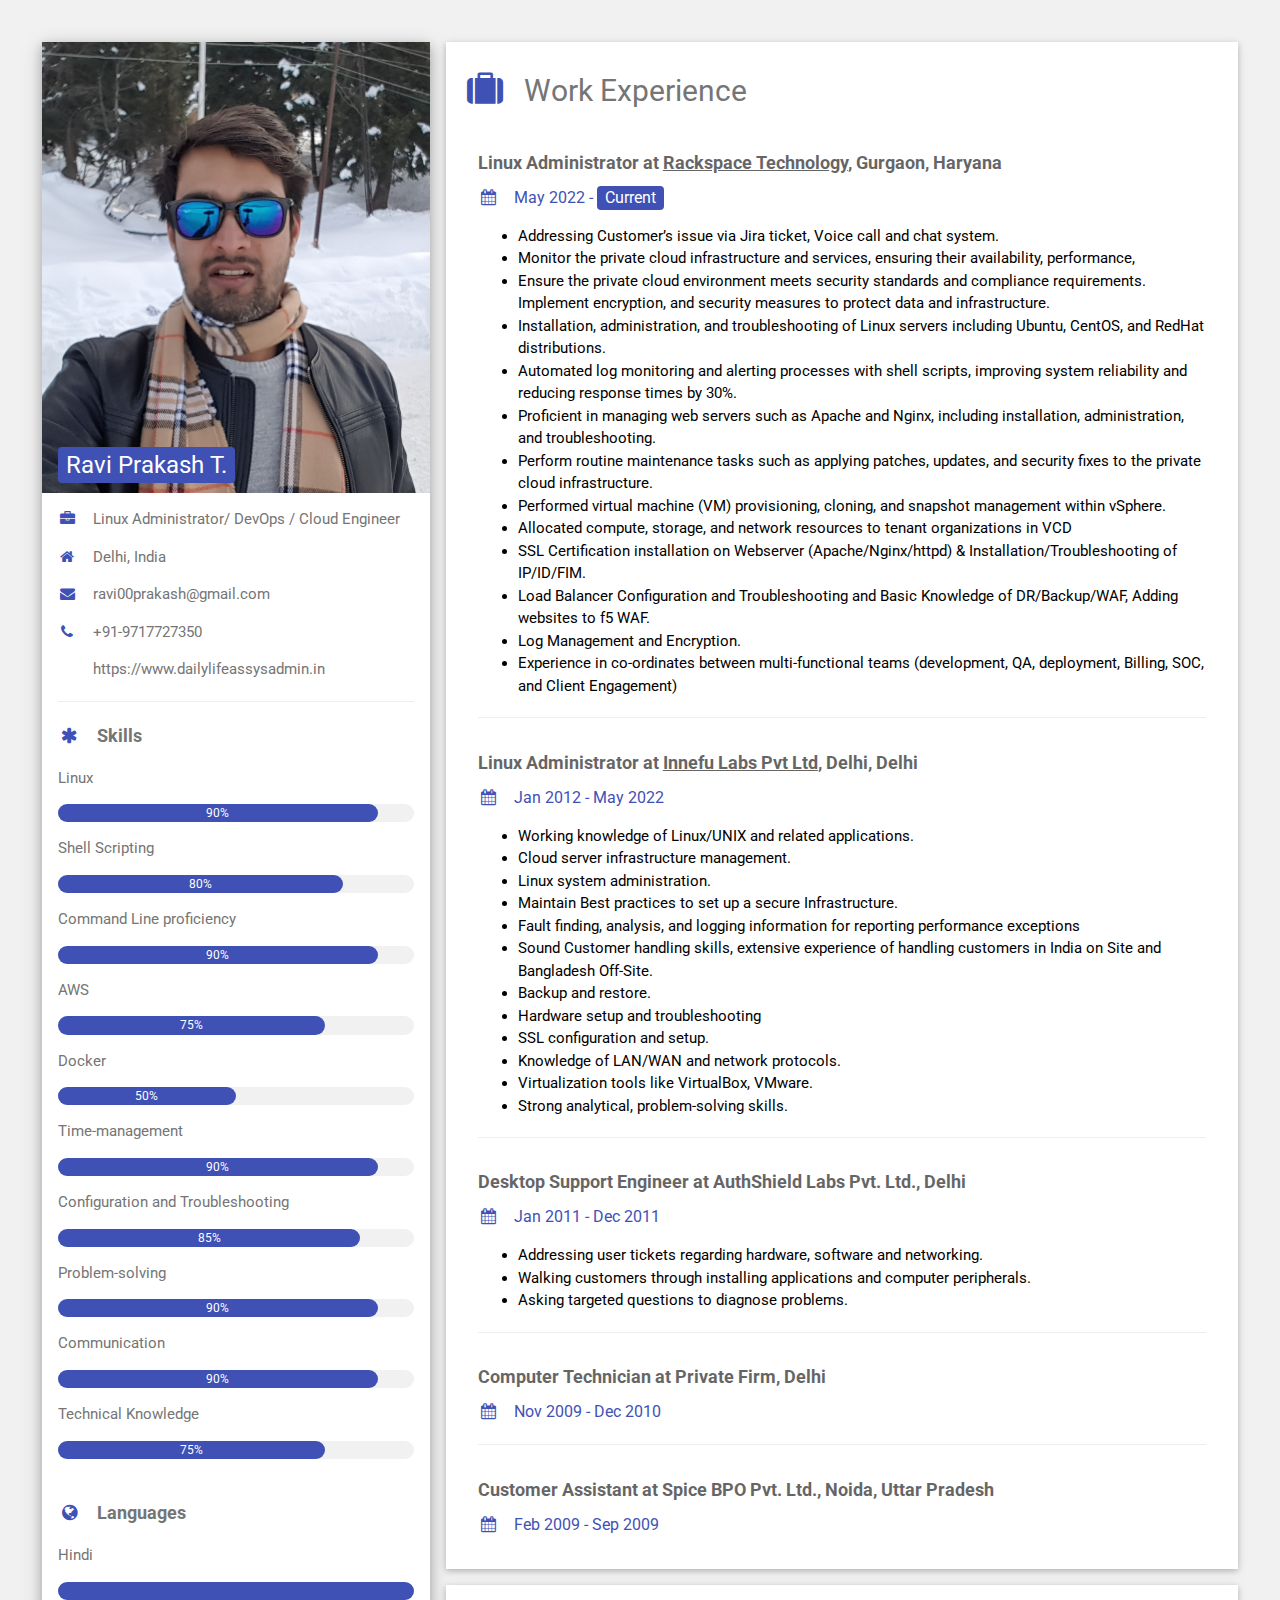
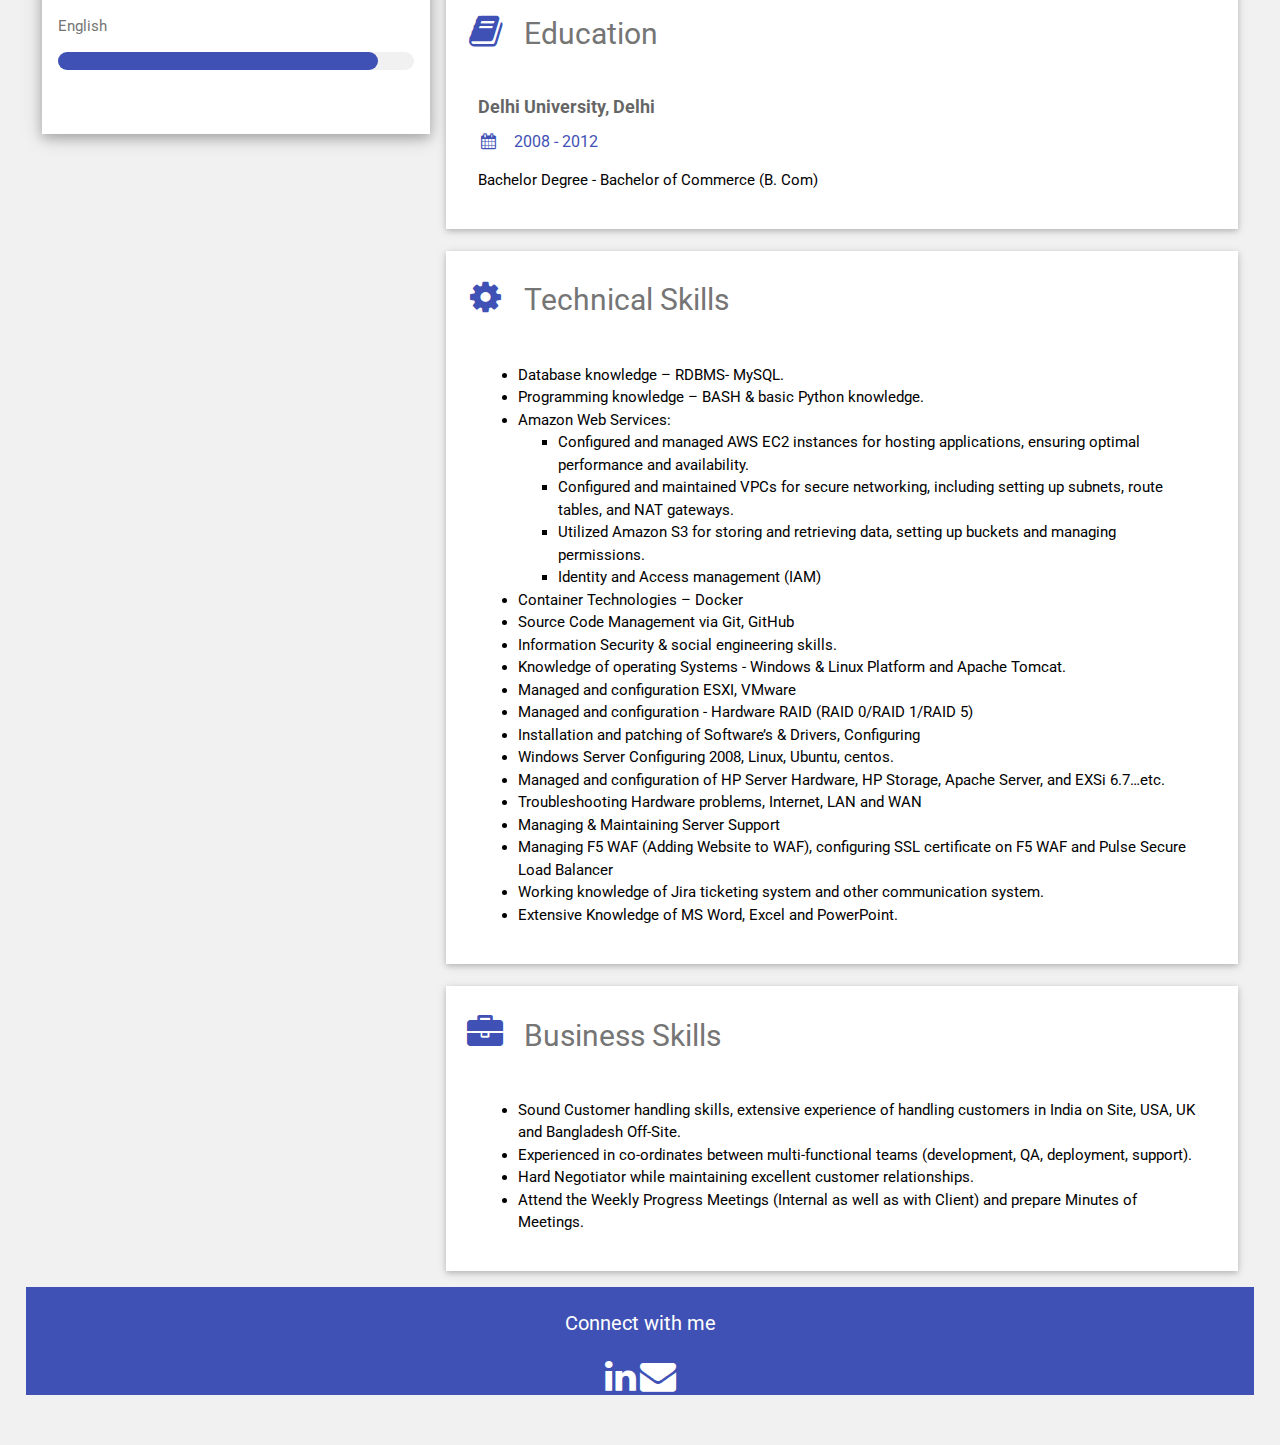
<file: aboutme/index.html>
<DOCTYPE html>
    <html lang="en-in">
    <title>Ravi Prakash T. - Resume</title>
    <meta charset="UTF-8"></meta>
    <meta content="width=device-width, initial-scale=1" name="viewport"></meta>
    <link href="https://www.w3schools.com/w3css/4/w3.css" rel="stylesheet"></link>
    <link href="https://fonts.googleapis.com/css?family=Roboto" rel="stylesheet"></link>
    <link rel="stylesheet" href="https://www.w3schools.com/w3css/4/w3.css">
    <link rel="stylesheet" href="https://www.w3schools.com/lib/w3-colors-flat.css">
    <link rel="stylesheet" href="https://www.w3schools.com/lib/w3-colors-2021.css">
    <link href="https://cdnjs.cloudflare.com/ajax/libs/font-awesome/4.7.0/css/font-awesome.min.css" rel="stylesheet"></link>
    <style>
    html,body,h1,h2,h3,h4,h5,h6 {font-family: "Roboto", sans-serif}
    </style>
    <body class="w3-light-grey" style="padding: 2%;">
    
    <!-- Page Container -->
    <div class="w3-content w3-margin-top" style="max-width: 1400px;">
    
      <!-- The Grid -->
      <div class="w3-row-padding">
      
        <!-- Left Column -->
        <div class="w3-third">
        
          <div class="w3-white w3-text-grey w3-card-4">
            <div class="w3-display-container">
              <img alt="Avatar" src="/Image/profile.png" style="width: 100%;" />
              
              <div class="w3-display-bottomleft w3-container w3-text-white">
                <h3 class="w3-text-indigo"><span class="w3-tag w3-indigo w3-round">Ravi Prakash T.</span></h3>
              </div>
            </div>
            <div class="w3-container">
              <p style="text-size-adjust: 200px;"><i class="fa fa-briefcase fa-fw w3-margin-right w3-medium w3-text-indigo"></i>Linux Administrator/ DevOps / Cloud Engineer</p>
              <p><i class="fa fa-home fa-fw w3-margin-right w3-medium w3-text-indigo"></i>Delhi, India</p>
              <p><i class="fa fa-envelope fa-fw w3-margin-right w3-medium w3-text-indigo"></i>ravi00prakash@gmail.com</p>
              
              <p><i class="fa fa-phone fa-fw w3-margin-right w3-medium w3-text-indigo"></i>+91-9717727350</p>

<p><i class="fa fa-website fa-fw w3-margin-right w3-medium w3-text-indigo"></i>https://www.dailylifeassysadmin.in</p>
              
              <hr />
    
              <p class="w3-large"><b><i class="fa fa-asterisk fa-fw w3-margin-right w3-text-indigo"></i>Skills</b></p>
              <p>Linux</p>
              <div class="w3-light-grey w3-round-xlarge w3-small">
                <div class="w3-container w3-center w3-round-xlarge w3-indigo" style="width: 90%;">90%</div>
              </div>

              <p>Shell Scripting</p>
              <div class="w3-light-grey w3-round-xlarge w3-small">
                <div class="w3-container w3-center w3-round-xlarge w3-indigo" style="width: 80%;">80%</div>
              </div>
              
              <p>Command Line proficiency</p>
              <div class="w3-light-grey w3-round-xlarge w3-small">
                <div class="w3-container w3-center w3-round-xlarge w3-indigo" style="width: 90%;">
                  <div class="w3-center w3-text-white">90%</div>
                </div>
              </div>
              
              <p>AWS</p>
              <div class="w3-light-grey w3-round-xlarge w3-small">
                <div class="w3-container w3-center w3-round-xlarge w3-indigo" style="width: 75%;">75%</div>
              </div>
              
              <p>Docker</p>
              <div class="w3-light-grey w3-round-xlarge w3-small">
                <div class="w3-container w3-center w3-round-xlarge w3-indigo" style="width: 50%;">50%</div>
              </div>
              
              <p>Time-management</p>
              <div class="w3-light-grey w3-round-xlarge w3-small">
                <div class="w3-container w3-center w3-round-xlarge w3-indigo" style="width: 90%;">90%</div>
              </div>
              
              <p>Configuration and Troubleshooting</p>
              <div class="w3-light-grey w3-round-xlarge w3-small">
                <div class="w3-container w3-center w3-round-xlarge w3-indigo" style="width: 85%;">85%</div>
              </div>
              
              <p>Problem-solving</p>
              <div class="w3-light-grey w3-round-xlarge w3-small">
                <div class="w3-container w3-center w3-round-xlarge w3-indigo" style="width: 90%;">90%</div>
              </div>
              
              <p>Communication</p>
              <div class="w3-light-grey w3-round-xlarge w3-small">
                <div class="w3-container w3-center w3-round-xlarge w3-indigo" style="width: 90%;">90%</div>
              </div>
              
              <p>Technical Knowledge</p>
              <div class="w3-light-grey w3-round-xlarge w3-small">
                <div class="w3-container w3-center w3-round-xlarge w3-indigo" style="width: 75%;">75%</div>
              </div>
              <br />
    
              <p class="w3-large w3-text-theme"><b><i class="fa fa-globe fa-fw w3-margin-right w3-text-indigo"></i>Languages</b></p>
              <p>Hindi</p>
              <div class="w3-light-grey w3-round-xlarge">
                <div class="w3-round-xlarge w3-indigo" style="height: 18px; width: 100%;"></div>
              </div>
              
              <p>English</p>
              <div class="w3-light-grey w3-round-xlarge">
                <div class="w3-round-xlarge w3-indigo" style="height: 18px; width: 90%;"></div>
              </div>
              <br/>
              <p style="padding-bottom: 3%;"></p>
            </div>
          </div><br />
    
        <!-- End Left Column -->
        </div>
    
        <!-- Right Column -->
        <div class="w3-twothird">
        
          <div class="w3-container w3-card w3-white  w3-margin-bottom">
            <h2 class="w3-text-grey w3-padding-16"><i class="fa fa-suitcase fa-fw w3-margin-right w3-xxlarge w3-text-indigo"></i>Work Experience</h2>
            <div class="w3-container">
              <h5 class="w3-opacity"><b>Linux Administrator at <a href="https://www.rackspace.com/en-in">Rackspace Technology</a>, Gurgaon, Haryana</b></h5>
              <h6 class="w3-text-indigo"><i class="fa fa-calendar fa-fw w3-margin-right"></i>May 2022 - <span class="w3-tag w3-indigo w3-round">Current</span></h6>
              <ul>
    <li>Addressing Customer’s issue via Jira ticket, Voice call and chat system.</li>
    <li>Monitor the private cloud infrastructure and services, ensuring their availability, performance,</li>
    <li>Ensure the private cloud environment meets security standards and compliance requirements. Implement encryption, and security measures to protect data and infrastructure.</li>
    <li>Installation, administration, and troubleshooting of Linux servers including Ubuntu, CentOS, and RedHat distributions.</li>
    <li>Automated log monitoring and alerting processes with shell scripts, improving system reliability and reducing response times by 30%.</li>
    <li>Proficient in managing web servers such as Apache and Nginx, including installation, administration, and troubleshooting.</li>
    <li>Perform routine maintenance tasks such as applying patches, updates, and security fixes to the private cloud infrastructure.</li>
    <li>Performed virtual machine (VM) provisioning, cloning, and snapshot management within vSphere.</li>
    <li>Allocated compute, storage, and network resources to tenant organizations in VCD</li>
    <li>SSL Certification installation on Webserver (Apache/Nginx/httpd) & Installation/Troubleshooting of IP/ID/FIM.</li>
    <li>Load Balancer Configuration and Troubleshooting and Basic Knowledge of DR/Backup/WAF, Adding websites to f5 WAF.</li>
    <li>Log Management and Encryption.</li>
    <li>Experience in co-ordinates between multi-functional teams (development, QA, deployment, Billing, SOC, and Client Engagement)</li></ul>
              <hr />
            </div>
            
            <div class="w3-container">
              <h5 class="w3-opacity"><b>Linux Administrator at <a href="https://www.innefu.com/">Innefu Labs Pvt Ltd</a>, Delhi, Delhi</b></h5>
              <h6 class="w3-text-indigo"><i class="fa fa-calendar fa-fw w3-margin-right"></i>Jan 2012 - May 2022</h6>
              <ul>
      <li>Working knowledge of Linux/UNIX and related applications.</li>
      <li>Cloud server infrastructure management.</li>
      <li>Linux system administration.</li>
      <li>Maintain Best practices to set up a secure Infrastructure.</li>
      <li>Fault finding, analysis, and logging information for reporting performance exceptions</li>
      <li>Sound Customer handling skills, extensive experience of handling customers in India on Site and Bangladesh Off-Site.</li>
      <li>Backup and restore.</li>
      <li>Hardware setup and troubleshooting</li>
      <li>SSL configuration and setup.</li>
      <li>Knowledge of LAN/WAN and network protocols.</li>
      <li>Virtualization tools like VirtualBox, VMware.</li>
      <li>Strong analytical, problem-solving skills.</li>
    </ul>
              <hr />
            </div>
            
            
            <div class="w3-container">
              <h5 class="w3-opacity"><b>Desktop Support Engineer at AuthShield Labs Pvt. Ltd., Delhi</b></h5>
              <h6 class="w3-text-indigo"><i class="fa fa-calendar fa-fw w3-margin-right"></i>Jan 2011 - Dec 2011</h6>
              <ul>
      <li>Addressing user tickets regarding hardware, software and networking.</li>
      <li>Walking customers through installing applications and computer peripherals.</li>
      <li>Asking targeted questions to diagnose problems.</li>
    </ul>
              <hr />
            </div>
            
            
            <div class="w3-container">
              <h5 class="w3-opacity"><b>Computer Technician at Private Firm, Delhi</b></h5>
              <h6 class="w3-text-indigo"><i class="fa fa-calendar fa-fw w3-margin-right"></i>Nov 2009 - Dec 2010</h6>
              <hr />
            </div>
            
            
            <div class="w3-container">
              <h5 class="w3-opacity"><b>Customer Assistant at Spice BPO Pvt. Ltd., Noida, Uttar Pradesh</b></h5>
              <h6 class="w3-text-indigo"><i class="fa fa-calendar fa-fw w3-margin-right"></i>Feb 2009 - Sep 2009</h6>
              <br />
            </div>
          </div>
    
          
          <div class="w3-container  w3-card w3-white">
            <h2 class="w3-text-grey w3-padding-16"><i class="fa fa-book fa-fw w3-margin-right w3-xxlarge w3-text-indigo"></i>Education</h2>
            <div class="w3-container">
              <h5 class="w3-opacity"><b>Delhi University, Delhi</b></h5>
              <h6 class="w3-text-indigo"><i class="fa fa-calendar fa-fw w3-margin-right"></i>2008 - 2012</h6>
              <p>Bachelor Degree - Bachelor of Commerce (B. Com)</p>
              <!--<hr />-->
          
            </div>
            <!--<div class="w3-container">
              <h5 class="w3-opacity"><b>Delhi University, Delhi</b></h5>
              <h6 class="w3-text-indigo"><i class="fa fa-calendar fa-fw w3-margin-right"></i>2008 - 2012</h6>
              <p>Bachelor Degree - Bachelor of Commerce (B. Com)</p>
              <br />
            </div>-->
            <br />
          </div>
          <br  />

          
          <div class="w3-container  w3-card w3-white">
            <h2 class="w3-text-grey w3-padding-16"><i class="fa fa-gear fa-fw w3-margin-right w3-xxlarge w3-text-indigo"></i>Technical Skills</h2>
            <div class="w3-container">
              <!-- <h5 class="w3-opacity"><b>Delhi University, Delhi</b></h5>
              <h6 class="w3-text-indigo"><i class="fa fa-calendar fa-fw w3-margin-right"></i>2008 - 2012</h6> -->
              <ul>
                <li>Database knowledge – RDBMS- MySQL.</li>
                <li>Programming knowledge – BASH & basic Python knowledge.</li>
                <li>Amazon Web Services:</li>
                <ul>
                  <li style="list-style-type: square;">Configured and managed AWS EC2 instances for hosting applications, ensuring optimal performance and availability.</li>
                  <li style="list-style-type: square;"> Configured and maintained VPCs for secure networking, including setting up subnets, route tables, and NAT gateways.</li>
                  <li style="list-style-type: square;">Utilized Amazon S3 for storing and retrieving data, setting up buckets and managing permissions.</li>
                  <li style="list-style-type: square;">Identity and Access management (IAM)</li>
                </ul>
                <li>Container Technologies – Docker</li>
                <li>Source Code Management via Git, GitHub</li>
                <li>Information Security & social engineering skills.</li>
                <li>Knowledge of operating Systems - Windows & Linux Platform and Apache Tomcat.</li>
                <li>Managed and configuration ESXI, VMware</li>
                <li>Managed and configuration - Hardware RAID (RAID 0/RAID 1/RAID 5)</li>
                <li>Installation and patching of Software’s & Drivers, Configuring</li>
                <li>Windows Server Configuring 2008, Linux, Ubuntu, centos.</li>
                <li>Managed and configuration of HP Server Hardware, HP Storage, Apache Server, and EXSi 6.7…etc.</li>
                <li>Troubleshooting Hardware problems, Internet, LAN and WAN</li>
                <li>Managing & Maintaining Server Support</li>
                <li>Managing F5 WAF (Adding Website to WAF), configuring SSL certificate on F5 WAF and Pulse Secure Load Balancer</li>
                <li>Working knowledge of Jira ticketing system and other communication system.</li>
                <li>Extensive Knowledge of MS Word, Excel and PowerPoint.</li>
              </ul>
              <!--<hr />-->
            </div>
          
            <!--<div class="w3-container">
              <h5 class="w3-opacity"><b>Delhi University, Delhi</b></h5>
              <h6 class="w3-text-indigo"><i class="fa fa-calendar fa-fw w3-margin-right"></i>2008 - 2012</h6>
              <p>Bachelor Degree - Bachelor of Commerce (B. Com)</p>
              <br />
            </div>-->
            <br />
          </div>
          <br  />
    
    
          <div class="w3-container w3-card w3-white">
            <h2 class="w3-text-grey w3-padding-16"><i class="fa fa-briefcase fa-fw w3-margin-right w3-xxlarge w3-text-indigo"></i>Business Skills</h2>
            <div class="w3-container">
              <!--<h5 class="w3-opacity"><b>W3Schools.com</b></h5>
              <h6 class="w3-text-indigo"><i class="fa fa-calendar fa-fw w3-margin-right"></i>Forever</h6>-->
              <ul>
                <li>Sound Customer handling skills, extensive experience of handling customers in India on Site, USA, UK and Bangladesh Off-Site.</li>
                <li>Experienced in co-ordinates between multi-functional teams (development, QA, deployment, support).</li>
                <li>Hard Negotiator while maintaining excellent customer relationships.</li>
                <li>Attend the Weekly Progress Meetings (Internal as well as with Client) and prepare Minutes of Meetings.</li>
              </ul><br />
              <!-- <hr /> -->
              <!-- </div>
              <div class="w3-container">
                <h5 class="w3-opacity"><b>Delhi University, Delhi</b></h5>
                <h6 class="w3-text-indigo"><i class="fa fa-calendar fa-fw w3-margin-right"></i>2008 - 2012</h6>
                <p>Bachelor Degree - Bachelor of Commerce (B. Com)</p><br />
              </div>
          </div> -->
    
        
          <!-- <br  />
          <div class="w3-container w3-card w3-white">
            <h2 class="w3-text-grey w3-padding-16"><i class="fa fa-briefcase fa-fw w3-margin-right w3-xxlarge w3-text-indigo"></i>Business Skills</h2>
            <div class="w3-container">
              <h5 class="w3-opacity"><b>W3Schools.com</b></h5>
              <h6 class="w3-text-indigo"><i class="fa fa-calendar fa-fw w3-margin-right"></i>Forever</h6>
              <ul>
      <li>Sound Customer handling skills, extensive experience of handling customers in India on Site, USA, UK and Bangladesh Off-Site.</li>
      <li>Experienced in co-ordinates between multi-functional teams (development, QA, deployment, support).</li>
      <li>Hard Negotiator while maintaining excellent customer relationships.</li>
      <li>Attend the Weekly Progress Meetings (Internal as well as with Client) and prepare Minutes of Meetings.</li>
    </ul>
              <br/> -->
          </div>
    
        <!-- End Right Column -->
        </div>
        
      <!-- End Grid -->
      </div>
      
      <!-- End Page Container -->
    </div>
    
    <footer style="margin-bottom: 2%;" class="w3-container w3-indigo w3-center w3-margin-top">
      <!-- <p>Find me on social media.</p> -->
      <p style="font-size: 20px;">Connect with me</p>
      <!-- <i class="fa fa-facebook-official w3-hover-opacity"></i> -->
      <!-- <i class="fa fa-instagram w3-hover-opacity"></i> -->
      <!-- <i class="fa fa-snapchat w3-hover-opacity"></i> -->
       <!-- <a href="https://www.linkedin.com/in/raviprakashtripathi/"><img style="margin: 5px;" src="/Ravi Prakash Tripathi - Linux - Ver 6.0_files/image002.png" ></a> -->
       <a href="https://www.linkedin.com/in/raviprakashtripathi/"><i class="fa fa-linkedin w3-hover-opacity w3-xxlarge"></i></a>
      <i>  </i>
      <i>  </i>
       <a href="mailto:ravi00prakash@gmail.com"><i class="fa fa-envelope w3-hover-opacity w3-xxlarge"></i></a>
      <!-- <a href="https://www.linkedin.com/in/raviprakashtripathi/"></a><i class="fa fa-twitter w3-hover-opacity w3-xxlarge"></i></a> -->
      <!-- <a href="https://www.linkedin.com/in/raviprakashtripathi/"><i class="fa fa-pinterest-p w3-hover-opacity w3-xxlarge"></i></a> -->
      <i>  </i>
      <i>  </i>
      <!-- <a href="https://www.linkedin.com/in/raviprakashtripathi/"></a><i class="fa fa-twitter w3-hover-opacity w3-xxlarge"></i></a> -->
      <i></i>
    </footer>
    
    </body>
    </html>
</file>
